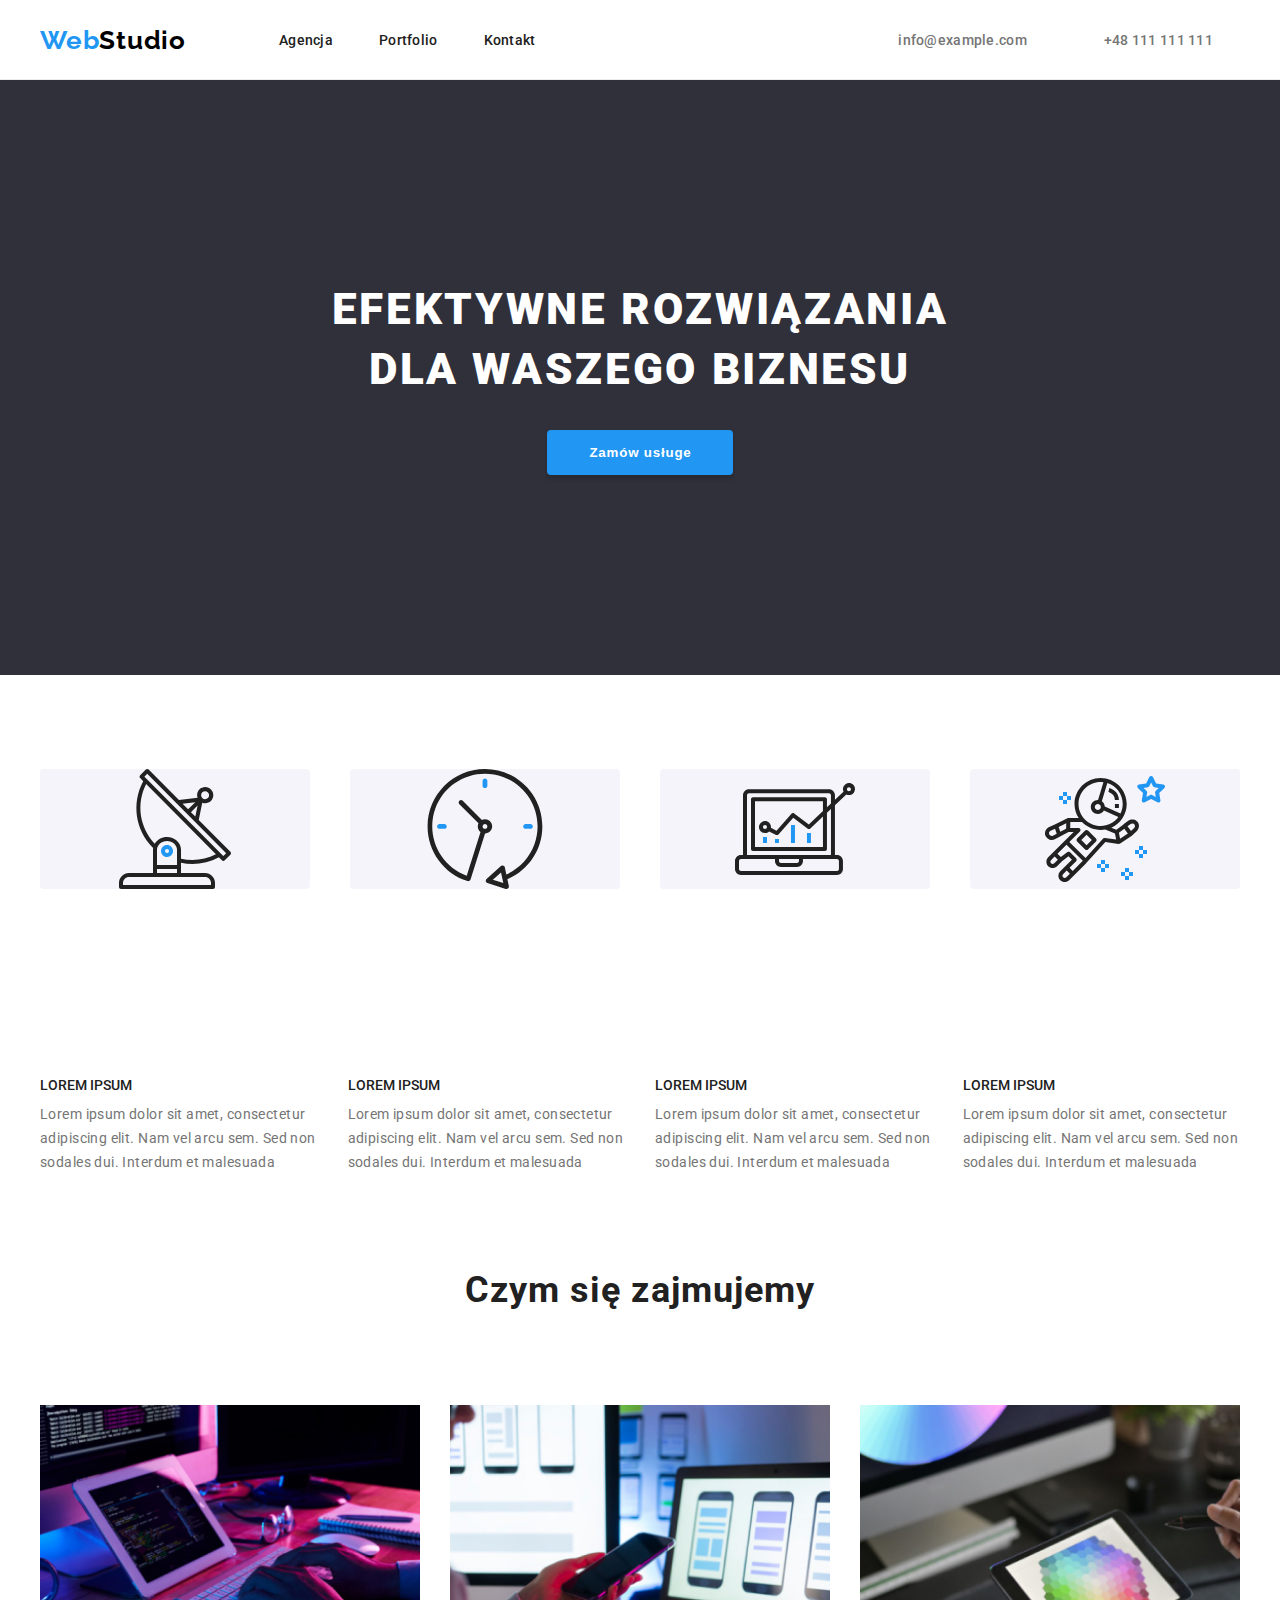
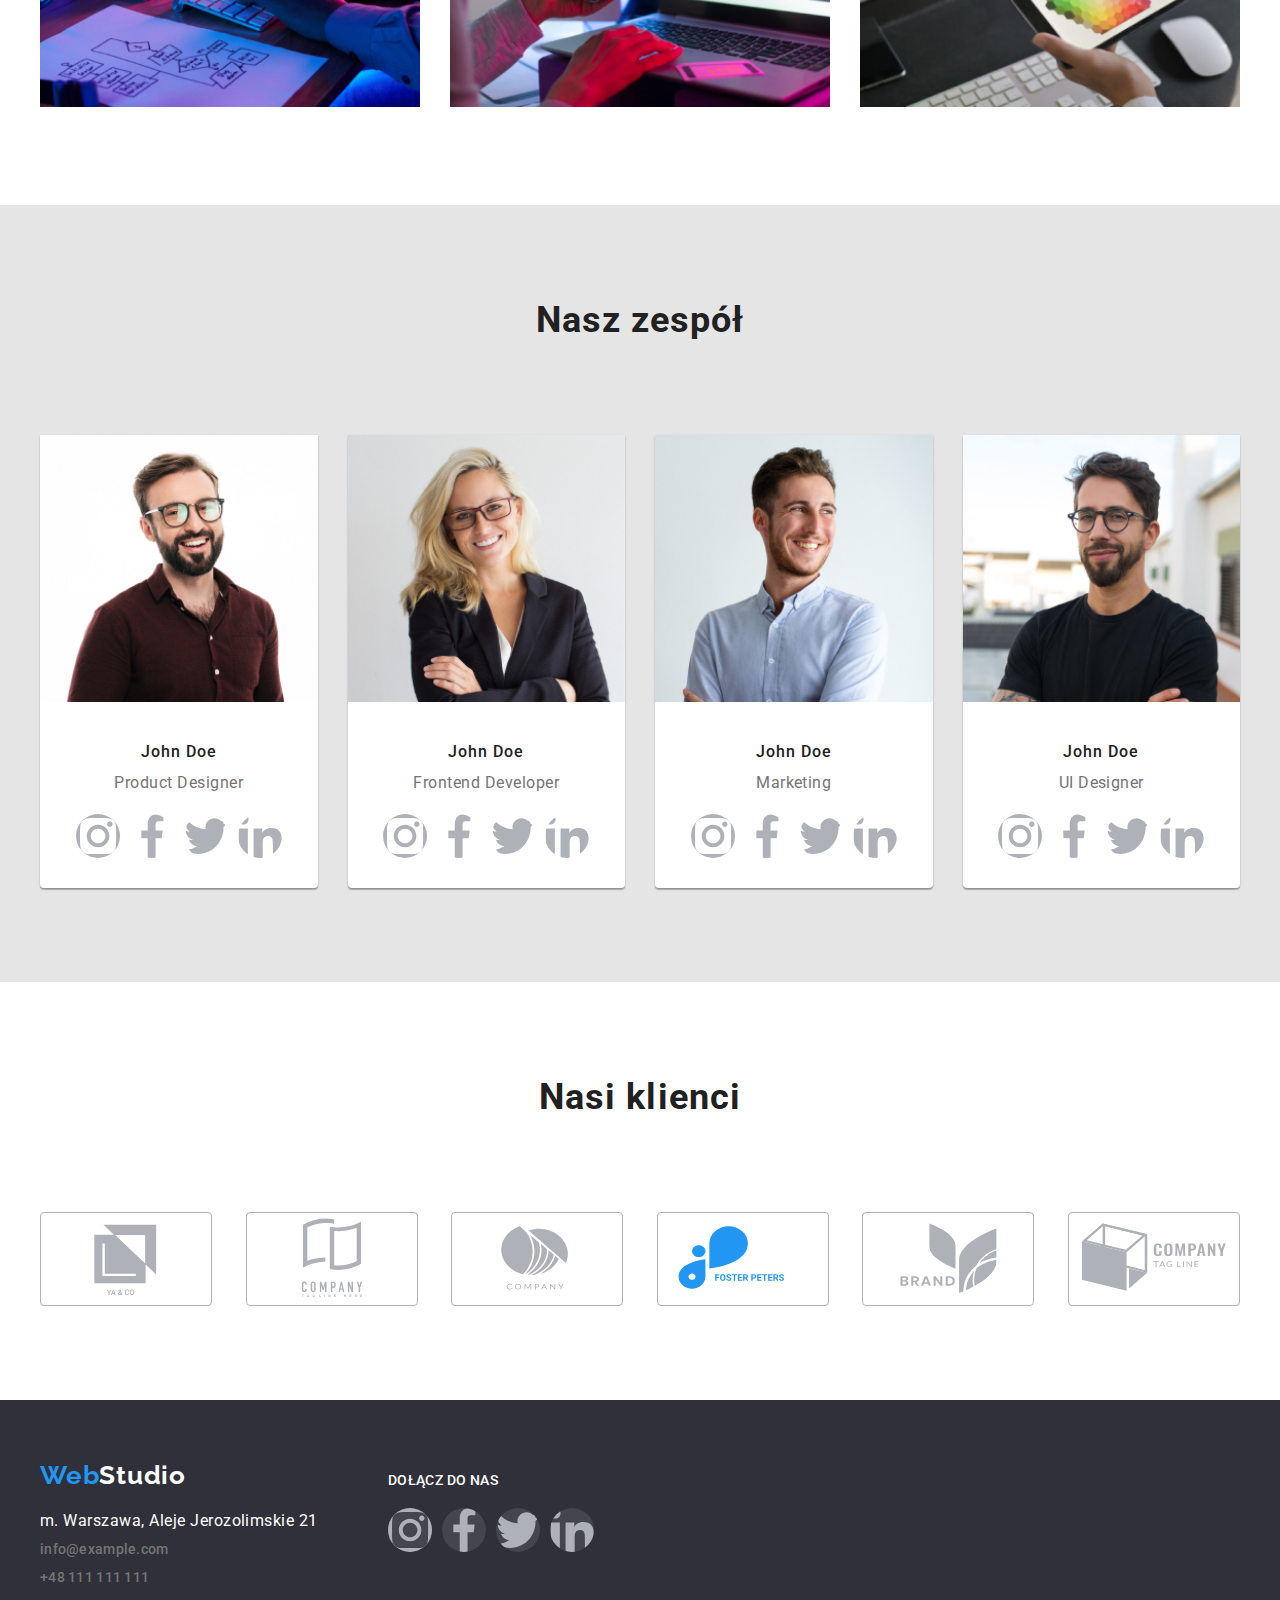
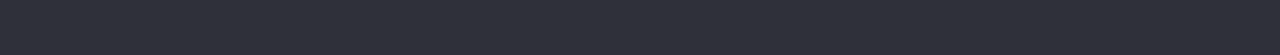
<file: index.html>
<!DOCTYPE html>
<html lang="pl">
  <head>
    <meta charset="UTF-8" />
    <meta http-equiv="X-UA-Compatible" content="IE=edge" />
    <meta name="viewport" content="width=s, initial-scale=1.0" />
    <link rel="stylesheet" href="css/styles.css" />
    <link rel="preconnect" href="https://fonts.googleapis.com" />
    <link rel="preconnect" href="https://fonts.gstatic.com" crossorigin />
    <link
      href="https://fonts.googleapis.com/css2?family=Raleway:wght@700&family=Roboto:wght@100;300;400;500;700;900&display=swap"
      rel="stylesheet"
    />
    <title>Studio</title>
  </head>

  <!-- ------------------------------------------------------ -->
  <!-- ------------------------------------------------------ -->

  <body>
    <header>
      <div class="page-header container">
        <a class="logo-header" href="index.html">
          <span class="web">Web</span><span class="studio">Studio</span></a
        >

        <nav class="container">
          <ul class="flex">
            <li><a class="navi" href="#">Agencja</a></li>
            <li><a class="navi" href="portfolio.html">Portfolio</a></li>
            <li><a class="navi" href="#">Kontakt</a></li>
          </ul>
          <ul class="flex">
            <li><a class="contact" href="#">info@example.com</a></li>
            <li><a class="contact" href="#">+48 111 111 111</a></li>
          </ul>
        </nav>
      </div>
    </header>

    <!-- ------------------------------------------------------ -->
    <!-- ------------------------------------------------------ -->

    <main>
      <div class="nonflex-container">
        <h1>
          EFEKTYWNE ROZWIĄZANIA <br />
          DLA WASZEGO BIZNESU
        </h1>
        <button type="button" class="order">Zamów usługe</button>
      </div>
    </main>

    <!-- ------------------------------------------------------ -->
    <!-- ------------------------------------------------------ -->

    <div class="container section thumbs">
      <svg class="thumb antenna">
        <use class="antenna-1" href="/images/cola2.svg#antenna 1"></use>
      </svg>
      <svg class="thumb clock">
        <use href="images/cola2.svg#clock 1"></use>
      </svg>
      <svg class="thumb diagram">
        <use href="images/cola2.svg#diagram 1"></use>
      </svg>
      <svg class="thumb astronaut">
        <use href="images/cola2.svg#astronaut 1"></use>
      </svg>
    </div>

    <!-- ------------------------------------------------------ -->
    <!-- ------------------------------------------------------ -->

    <div class="features">
      <ul class="container">
        <li>
          <h4>LOREM IPSUM</h4>
          <p>
            Lorem ipsum dolor sit amet, consectetur adipiscing elit. Nam vel
            arcu sem. Sed non sodales dui. Interdum et malesuada
          </p>
        </li>
        <li>
          <h4>LOREM IPSUM</h4>
          <p>
            Lorem ipsum dolor sit amet, consectetur adipiscing elit. Nam vel
            arcu sem. Sed non sodales dui. Interdum et malesuada
          </p>
        </li>
        <li>
          <h4>LOREM IPSUM</h4>
          <p>
            Lorem ipsum dolor sit amet, consectetur adipiscing elit. Nam vel
            arcu sem. Sed non sodales dui. Interdum et malesuada
          </p>
        </li>
        <li>
          <h4>LOREM IPSUM</h4>
          <p>
            Lorem ipsum dolor sit amet, consectetur adipiscing elit. Nam vel
            arcu sem. Sed non sodales dui. Interdum et malesuada
          </p>
        </li>
      </ul>
    </div>

    <!-- ------------------------------------------------------ -->
    <!-- ------------------------------------------------------ -->

    <div class="service section">
      <div class="nonflex-container">
        <h2 class="service-header">Czym się zajmujemy</h2>
      </div>
      <ul class="container">
        <li class="service">
          <img
            src="images/tablet.jpg"
            alt="tablet i klawiatura"
            width="370"
            height="294"
          />
        </li>
        <li class="service">
          <img
            src="images/phone.jpg"
            alt="laptop i telefon"
            width="370"
            height="294"
          />
        </li>
        <li class="service">
          <img
            src="images/colors.jpg"
            alt="paleta kolorów na tablecie"
            width="370"
            height="294"
          />
        </li>
      </ul>
    </div>

    <!-- TEAM ----------------------------------------------------------------------------------------------------------
    --------------------------------------------------------------------------------->
    <div class="team section">
      <div class="nonflex-container"><h2 class="team">Nasz zespół</h2></div>

      <ul class="container">
        <li class="card">
          <figure>
            <img
              src="images/product_designer.jpg"
              alt="Product Designer"
              width="270"
              height="260"
            />
            <figcaption>
              <h4>John Doe</h4>
              <p>Product Designer</p>
              <div class="team-dots">
                <svg class="team-dot">
                  <use href="/images/cola2.svg#instagram 2"></use>
                </svg>
                <svg class="team-dot">
                  <use href="/images/cola2.svg#facebook 1"></use>
                </svg>
                <svg class="team-dot">
                  <use href="/images/cola2.svg#twitter 1"></use>
                </svg>
                <svg class="team-dot">
                  <use href="/images/cola2.svg#linkedin 1"></use>
                </svg>
              </div>
            </figcaption>
          </figure>
        </li>
        <li class="card">
          <figure>
            <img
              src="images/frontend_developer.jpg"
              alt="Frontend Developer"
              width="270"
              height="260"
            />
            <figcaption>
              <h4>John Doe</h4>
              <p>Frontend Developer</p>
             <div class="team-dots">
                <svg class="team-dot">
                  <use href="/images/cola2.svg#instagram 2"></use>
                </svg>
                <svg class="team-dot">
                  <use href="/images/cola2.svg#facebook 1"></use>
                </svg>
                <svg class="team-dot">
                  <use href="/images/cola2.svg#twitter 1"></use>
                </svg>
                <svg class="team-dot">
                  <use href="/images/cola2.svg#linkedin 1"></use>
                </svg>
              </div>
            </figcaption>
          </figure>
        </li>
        <li class="card">
          <figure>
            <img
              src="images/marketing.jpg"
              alt="Marketing"
              width="270"
              height="260"
            />
            <figcaption>
              <h4>John Doe</h4>
              <p>Marketing</p>
              <div class="team-dots">
                <svg class="team-dot">
                  <use href="/images/cola2.svg#instagram 2"></use>
                </svg>
                <svg class="team-dot">
                  <use href="/images/cola2.svg#facebook 1"></use>
                </svg>
                <svg class="team-dot">
                  <use href="/images/cola2.svg#twitter 1"></use>
                </svg>
                <svg class="team-dot">
                  <use href="/images/cola2.svg#linkedin 1"></use>
                </svg>
              </div>
            </figcaption>
          </figure>
        </li>
        <li class="card">
          <figure>
            <img
              src="images/ui_designer.jpg"
              alt="UI Designer"
              width="270"
              height="260"
            />
            <figcaption>
              <h4>John Doe</h4>
              <p>UI Designer</p>
              <div class="team-dots">
                <svg class="team-dot">
                  <use href="/images/cola2.svg#instagram 2"></use>
                </svg>
                <svg class="team-dot">
                  <use href="/images/cola2.svg#facebook 1"></use>
                </svg>
                <svg class="team-dot">
                  <use href="/images/cola2.svg#twitter 1"></use>
                </svg>
                <svg class="team-dot">
                  <use href="/images/cola2.svg#linkedin 1"></use>
                </svg>
              </div>
            </figcaption>
          </figure>
        </li>
      </ul>
    </div>

    <!-- ------------------------------------------------------ -->
    <!-- ------------------------------------------------------ -->

    <div class="section">
      <div class="nonflex-container"><h2>Nasi klienci</h2></div>
      <div class="clients container">
        <svg class="client-thumb">
          <use href="/images/cola2.svg#Logo6"></use>
        </svg>
        <svg class="client-thumb">
          <use href="/images/cola2.svg#Logo1"></use>
        </svg>
        <svg class="client-thumb">
          <use href="/images/cola2.svg#Logo2"></use>
        </svg>
        <svg class="client-thumb">
          <use href="/images/cola2.svg#Logo3"></use>
        </svg>
        <svg class="client-thumb">
          <use href="/images/cola2.svg#Logo4"></use>
        </svg>
        <svg class="client-thumb">
          <use href="/images/cola2.svg#Logo5"></use>
        </svg>
      </div>
    </div>

    <!-- ------------------------------------------------------ -->
    <!-- ------------------------------------------------------ -->

    <footer>
      <div class="footerflex">
        <div class="page-footer">
          <a class="logo-footer" href="index.html">
            <span class="web">Web</span><span class="studio">Studio</span></a
          >
          <ul>
            <li><address>m. Warszawa, Aleje Jerozolimskie 21</address></li>
            <li><a class="contact footer" href="#">info@example.com</a></li>
            <li><a class="contact footer" href="#">+48 111 111 111</a></li>
          </ul>
        </div>

        <div class="footer-social">
          <h4>DOŁĄCZ DO NAS</h4>
          <div class="social-dots">
            <svg class="dot">
              <use href="/images/cola2.svg#instagram 2"></use>
            </svg>
            <svg class="dot">
              <use href="/images/cola2.svg#facebook 1"></use>
            </svg>
            <svg class="dot">
              <use href="/images/cola2.svg#twitter 1"></use>
            </svg>
            <symbol class="ola">
              <svg class="dot">
                <use href="/images/cola2.svg#linkedin 1"></use>
              </svg>
            </symbol> 
          </div>
        </ul>
      </div>
    </footer>
  </body>
</html>
</file>
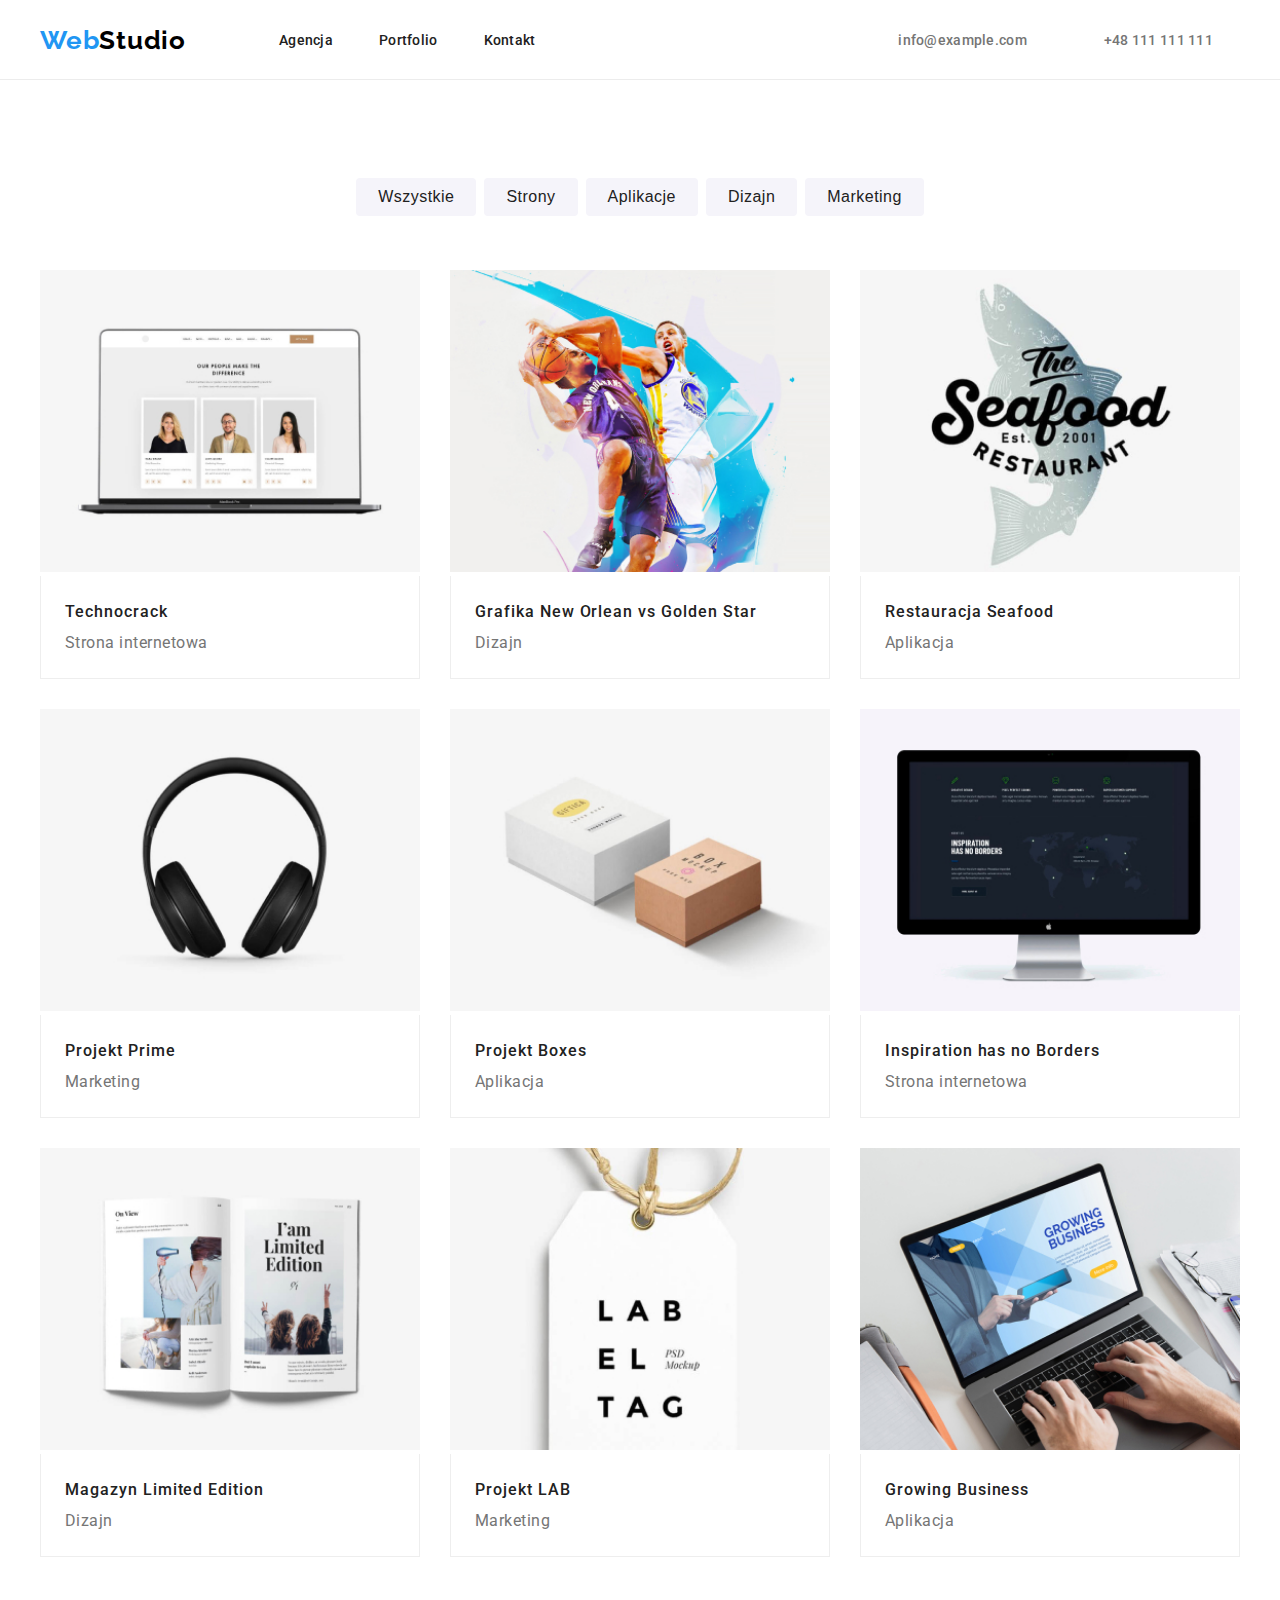
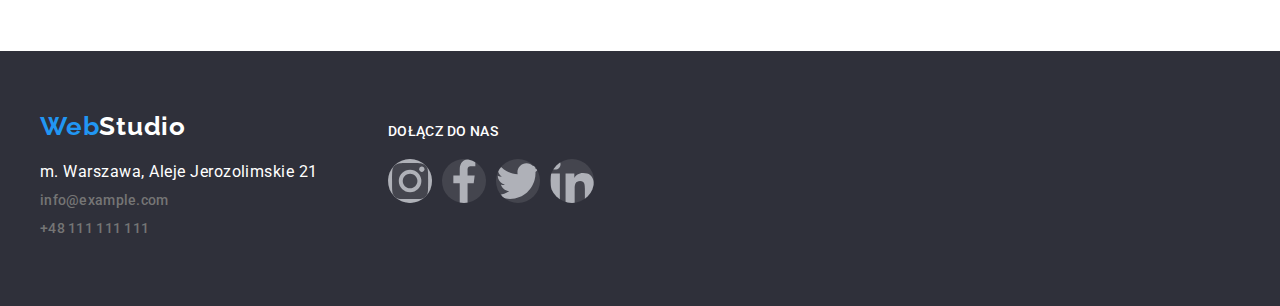
<file: portfolio.html>
<!DOCTYPE html>
<html lang="pl">
  <head>
    <meta charset="UTF-8" />
    <meta http-equiv="X-UA-Compatible" content="IE=edge" />
    <meta name="viewport" content="width=s, initial-scale=1.0" />
    <link rel="stylesheet" href="css/styles.css" />
    <link rel="preconnect" href="https://fonts.googleapis.com" />
    <link rel="preconnect" href="https://fonts.gstatic.com" crossorigin />
    <link
      href="https://fonts.googleapis.com/css2?family=Raleway:wght@700&family=Roboto:wght@100;300;400;500;700;900&display=swap"
      rel="stylesheet"
    />
    <title>Portfolio</title>
  </head>

  <body>
    <header>
      <div class="page-header container">
        <a class="logo-header" href="index.html">
          <span class="web">Web</span><span class="studio">Studio</span></a
        >

        <nav class="container">
          <ul class="flex">
            <li><a class="navi" href="#">Agencja</a></li>
            <li><a class="navi" href="portfolio.html">Portfolio</a></li>
            <li><a class="navi" href="#">Kontakt</a></li>
          </ul>
          <ul class="flex">
            <li><a class="contact" href="#">info@example.com</a></li>
            <li><a class="contact" href="#">+48 111 111 111</a></li>
          </ul>
        </nav>
      </div>
    </header>
    <div class="portfolio section">
      <div class="filters">
        <ul class="container">
          <li><button type="button" class="filter">Wszystkie</button></li>
          <li><button type="button" class="filter">Strony</button></li>
          <li><button type="button" class="filter">Aplikacje</button></li>
          <li><button type="button" class="filter">Dizajn</button></li>
          <li><button type="button" class="filter">Marketing</button></li>
        </ul>
      </div>

      <div class="projects">
        <ul class="container">
          <li>
            <figure>
              <img src="images/p1.jpg" alt="laptop" width="370" height="294" />
              <figcaption>
                <h4>Technocrack</h4>
                <p>Strona internetowa</p>
              </figcaption>
            </figure>
          </li>

          <li>
            <figure>
              <img
                src="images/p2.jpg"
                alt="basketball"
                width="370"
                height="294"
              />
              <figcaption>
                <h4>Grafika New Orlean vs Golden Star</h4>
                <p>Dizajn</p>
              </figcaption>
            </figure>
          </li>

          <li>
            <figure>
              <img
                src="images/p3.jpg"
                alt="logo seafood"
                width="370"
                height="294"
              />
              <figcaption>
                <h4>Restauracja Seafood</h4>
                <p>Aplikacja</p>
              </figcaption>
            </figure>
          </li>

          <li>
            <figure>
              <img
                src="images/p4.jpg"
                alt="headphones"
                width="370"
                height="294"
              />
              <figcaption>
                <h4>Projekt Prime</h4>
                <p>Marketing</p>
              </figcaption>
            </figure>
          </li>

          <li>
            <figure>
              <img
                src="images/p5.jpg"
                alt="two boxes"
                width="370"
                height="294"
              />
              <figcaption>
                <h4>Projekt Boxes</h4>
                <p>Aplikacja</p>
              </figcaption>
            </figure>
          </li>

          <li>
            <figure>
              <img
                src="images/p6.jpg"
                alt="apple screen"
                width="370"
                height="294"
              />
              <figcaption>
                <h4>Inspiration has no Borders</h4>
                <p>Strona internetowa</p>
              </figcaption>
            </figure>
          </li>

          <li>
            <figure>
              <img
                src="images/p7.jpg"
                alt="magazine"
                width="370"
                height="294"
              />
              <figcaption>
                <h4>Magazyn Limited Edition</h4>
                <p>Dizajn</p>
              </figcaption>
            </figure>
          </li>

          <li>
            <figure>
              <img
                src="images/p8.jpg"
                alt="paper tag"
                width="370"
                height="294"
              />
              <figcaption>
                <h4>Projekt LAB</h4>
                <p>Marketing</p>
              </figcaption>
            </figure>
          </li>

          <li>
            <figure>
              <img
                src="images/p9.jpg"
                alt="hands on laptop"
                width="370"
                height="294"
              />
              <figcaption>
                <h4>Growing Business</h4>
                <p>Aplikacja</p>
              </figcaption>
            </figure>
          </li>
        </ul>
      </div>
    </div>

    <footer>
      <div class="footerflex">
        <div class="page-footer">
          <a class="logo-footer" href="index.html">
            <span class="web">Web</span><span class="studio">Studio</span></a
          >
          <ul>
            <li><address>m. Warszawa, Aleje Jerozolimskie 21</address></li>
            <li><a class="contact footer" href="#">info@example.com</a></li>
            <li><a class="contact footer" href="#">+48 111 111 111</a></li>
          </ul>
        </div>

        <div class="footer-social">
          <h4>DOŁĄCZ DO NAS</h4>
          <div class="social-dots">
            <svg class="dot instagram">
              <use class="antenna-1" href="/images/cola.svg#instagram-2"></use>
            </svg>
            <svg class="dot">
              <use class="antenna-1" href="/images/cola.svg#facebook-1"></use>
            </svg>
            <svg class="dot">
              <use class="antenna-1" href="/images/cola.svg#twitter-1"></use>
            </svg>
            <svg class="dot">
              <use class="antenna-1" href="/images/cola.svg#linkedin-1"></use>
            </svg>
          </div>
        </div>
      </div>
    </footer>
  </body>
</html>
</file>
<file: css/styles.css>
:root {
  --white-color: #fff;
  --background-color-dark: #2f303a;
  --background-color-medium: #e5e5e5;
  --text-color-dark: #212121;
  --text-color-medium: #757575;
  --accent-color: #2196f3;
  --main-font: "Roboto", sans-serif;
  --secondary-font: "Raleway", sans-serif;
}

* {
  margin: 0;
  padding: 0;
}

body {
  font-family: var(--main-font);
  color: var(--text-color-dark);
  text-decoration: none;
  font-weight: 400;
}

li {
  list-style: none; /*wyłącza kropki w listach*/
}

a {
  text-decoration: none; /*wyłącza podkreśnia linków*/
}

a:active,
a:visited {
  color: inherit;
}

/*a:focus {
  color: var(--accent-color);
} */

.filter:focus {
  background-color: var(--accent-color);
  color: var(--white-color);
}

nav {
  background-color: var(--background-color-light);
}

footer {
  background-color: var(--background-color-dark);
}

.logo-header,
.logo-footer {
  font-family: var(--secondary-font);
  font-weight: 700;
  font-size: 26px;
  line-height: 1.17;
  margin-top: 25px;
  margin-bottom: 24px;

  margin-right: 93px;
}

.team {
  background-color: var(--background-color-medium);
  /* border: 4px dashed #2196f3; */
}

figcaption {
  font-size: 16px;
  line-height: 2;
  letter-spacing: 0.06em;
  color: var(--text-color-dark);
}

.team figcaption {
  padding-top: 30px;
  padding-bottom: 30px;
}

a.navi {
  font-size: 14px;
  line-height: 1.14;
  letter-spacing: 0.02em;
  color: var(--text-color-dark);
  font-weight: 500;
}

.navi:hover,
.navi:focus {
  color: var(--accent-color);
}

a.contact {
  font-size: 14px;
  letter-spacing: 0.02em;
  font-weight: 500;
  color: var(--text-color-medium);
}

.contact:hover,
.contact:focus {
  color: var(--accent-color);
}

.projects p,
.team p {
  font-size: 16px;
  line-height: 1.88;
  letter-spacing: 0.03em;
  color: var(--text-color-medium);
}
h2 {
  font-weight: 700;
  font-size: 36px;
  line-height: 42px;
  letter-spacing: 0.03em;
  color: var(--text-color-dark);
  text-align: center;
  margin-bottom: 94px;
}
h1 {
  font-weight: 900;
  font-size: 44px;
  line-height: 1.36;
  letter-spacing: 0.06em;
  text-transform: uppercase;
  padding-top: 200px;
}
h4 {
  font-weight: 500;
}

.order {
  background-color: var(--accent-color);
  color: var(--white-color);
  letter-spacing: 0.06em;
  line-height: 1.88;
  border-radius: 4px;
  padding-top: 10px;
  padding-bottom: 10px;
  padding-left: 42px;
  padding-right: 41px;
  border: none;
  cursor: pointer;
  font-weight: 700;
  box-shadow: 0px 4px 4px rgba(0, 0, 0, 0.15);
  margin-bottom: 200px;
  margin-top: 30px;
}

/* -------------------------MAIN-----------------*/
main {
  background-color: var(--background-color-dark);
  background-image: url(https://s3-alpha-sig.figma.com/img/1131/4362/dd953143a8a4d9f86ec8d71afc0e8103?Expires=1662336000&Signature=RLcgNc16PcbMrdBZgeR~jV3~k94c3XtWzUrosNfeFLcJ5KmjRa5VJLvJP4RxN5cPjPlwJbEvin4IRSYpKfqxisXrP--gu-QGend6eEi4bQ0qMybENkgbbvOiM7PfEp2cydBijln8x6K2upOq582cgrTGGsYf8zVVdhwvqiNmcxt6CYXOTz9c4OPpB1G-JQ1XB3APym2-ft3yCosA~pE7jBYMoWoJAMzrWB1jzWCyyU4rxhRqplw-2YuGjI2w3CuhspSQCfV58Xxh05noeUCPPOVy22ZYddGhECZUS5RShqh9L4ZzeLW1tkZHyNkHqwUiBViG-nHiO6otKdnRNxEEcA__&Key-Pair-Id=APKAINTVSUGEWH5XD5UA);
  background-position: 50% 50%;
  background-size: cover 1600px;
  background-repeat: no-repeat;
  color: var(--white-color);
  /* border: 2px dotted red; */
  text-align: center;
}

address {
  color: var(--white-color);
  font-style: inherit;
  padding-top: 20px;
  letter-spacing: 0.03em;
}

.team figure {
  background-color: var(--white-color);
  box-shadow: 0px 1px 3px rgba(0, 0, 0, 0.12), 0px 1px 1px rgba(0, 0, 0, 0.14),
    0px 2px 1px rgba(0, 0, 0, 0.2);
  border-radius: 0px 0px 4px 4px;
}

figure p,
figure h4 {
  text-align: center;
}

.projects .container figcaption {
  border-bottom: 1px solid #eeeeee;
  border-left: 1px solid #eeeeee;
  border-right: 1px solid #eeeeee;
}

.projects .container figcaption p {
  text-align: left;
  padding-bottom: 20px;
  padding-left: 24px;
}

.projects .container figcaption h4 {
  text-align: left;
  padding-top: 20px;
  padding-left: 24px;
}

.features {
  /* border: 2px dotted blue; */

  padding-top: 94px;
}

.features p {
  color: var(--text-color-medium);
  font-size: 14px;
  line-height: 1.71;
  letter-spacing: 0.03em;
  padding-top: 10px;
}
.features h4 {
  text-transform: uppercase;
  font-size: 14px;
}

.filters button {
  background-color: #f5f4fa;
  color: var(--text-color-dark);
  font-size: 16px;
  line-height: 1.62;
  text-align: center;
  letter-spacing: 0.03em;
  border-radius: 4px;
  margin: 4px;
  border: none;
  cursor: pointer;
}

.filters .filter {
  color: var(--text-color-dark);
  padding-top: 6px;
  padding-bottom: 6px;
  padding-left: 22px;
  padding-right: 22px;
  font-weight: 500;
}

.filter:focus,
.filter:hover {
  background-color: var(--accent-color);
  color: var(--white-color);
  box-shadow: 0px 3px 1px rgba(0, 0, 0, 0.1), 0px 1px 2px rgba(0, 0, 0, 0.08),
    0px 2px 2px rgba(0, 0, 0, 0.12);
}

.logo-header :nth-child(1),
.logo-footer :nth-child(1) {
  color: var(--accent-color);
}

/* .logo-header :nth-child(2) {
  color: gold;
}

TO PRÓBY PRZY NAUCE

.logo-footer :nth-child(2) {
  color: red;
} */

.web {
  color: var(--accent-color);
  letter-spacing: 0.03em;
}

.studio {
  color: #000;
  letter-spacing: 0.03em;
}

footer .studio {
  color: var(--white-color);
  letter-spacing: 0.03em;
}

header {
  background-color: var(--background-color-light);
  border-bottom: 1px solid #ececec;
}

.container {
  display: flex;
  width: 1200px;
  /* border: 2px solid yellowgreen; */
  margin: auto;
}

.section {
  padding-top: 94px;
  padding-bottom: 94px;
}

nav ul .container {
  justify-content: space-between;
}

.team .container,
.features .container,
.service .container {
  justify-content: center;
  gap: 30px;
}

nav :nth-child(2) {
  justify-content: right;
}

.filters .container {
  justify-content: center;

  padding-bottom: 50px;
}

.projects .container {
  flex-wrap: wrap;
  gap: 30px;

  padding-left: 15px;
  padding-right: 15px;
}

.flex {
  display: flex;
  align-items: center;
  /* border: 3px dashed orange; */
}

nav {
  justify-content: space-between;
}

.navi {
  padding-right: 46px;
}

.contact {
  margin-right: 27px;
  padding-left: 50px;
}

.page-header {
  display: flex;
  align-items: center;
  /* border: 3px red solid; */
}

.nonflex-container {
  width: 1200px;
  margin: auto;
  /* border: 2px solid violet; */
}

.page-footer {
  padding-top: 60px;
  padding-bottom: 60px;
}

footer .contact {
  padding-left: 0;
}

footer ul li {
  padding-bottom: 9px;
}

.features .container li,
.service .container li,
.team .container li,
.projects .container li {
  flex-grow: 1;
}

.service .container li img,
.team .container li img,
.projects .container li img {
  width: 100%;
  height: auto;
}

/* --------------------------------------------------------------------- */

.projects .container figure:hover {
  box-shadow: 0px 1px 1px rgba(0, 0, 0, 0.12), 0px 4px 4px rgba(0, 0, 0, 0.06),
    1px 4px 6px rgba(0, 0, 0, 0.16);
}

.thumb {
  height: 120px;
  width: 270px;
  border-radius: 4px;
  background-color: #f5f4fa;
  display: flex;
}

.thumbs {
  display: flex;
  justify-content: space-between;
  gap: 30px;
}

.client-thumb {
  width: 170px;
  height: 92px;
  border-radius: 4px;
  border: 1px #afb1b8 solid;
}

.clients {
  display: flex;
  justify-content: space-between;
  gap: 30px;
}

.icon {
  height: 70px;
  width: auto;
  justify-content: center;
}

.footer-social-list {
  display: flex;
  color: red;
}

footer {
  display: flex;
}

.footer-social {
  color: #fff;
  padding-top: 72px;
  font-size: 14px;
  letter-spacing: 0.03em;
  padding-left: 70px;
}

.carter {
  display: flex;
  justify-content: left;
}

.dot {
  font-size: 20px;
  width: 44px;
  height: 44px;
  border-radius: 50%;
  background-color: rgba(255, 255, 255, 0.1);
  fill: red;
  color: #2196f3;
  margin-right: 10px;
}

.dot:focus,
.dot:hover {
  background-color: var(--accent-color);
}

.social-dots {
  display: flex;
  padding-top: 20px;

  justify-content: center;
}

.team-dot {
  width: 44px;
  height: 44px;
  border-radius: 50%;

  color: #2196f3;
}

.team-dots {
  display: flex;
  justify-content: center;
  margin-top: 16px;
  gap: 10px;
}

.team-dot:hover,
.team-dot:focus {
  background-color: #2196f3;
}

.tryout {
  fill: red;
}

.client-thumb:hover {
  border: 1px var(--accent-color) solid;
  background-color: var(--accent-color);
}

.footerflex {
  display: flex;
  justify-content: left;
  width: 1200px;
  margin: auto;
}

/* --------------------------------------------- */

.thumb use {
  height: 70px;
}
</file>
